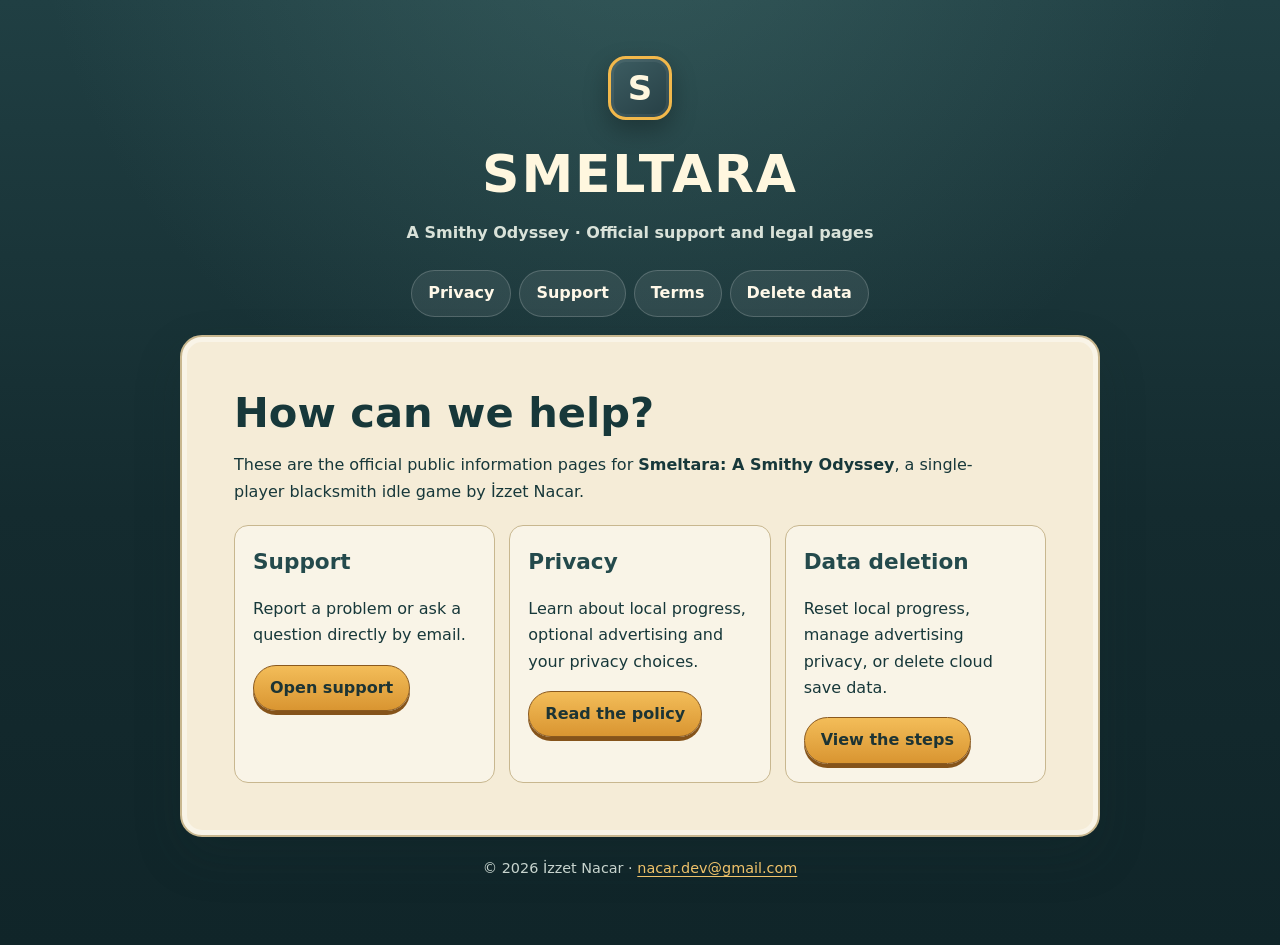
<file: index.html>
<!doctype html>
<html lang="en">
<head>
  <meta charset="utf-8">
  <meta name="viewport" content="width=device-width, initial-scale=1">
  <meta name="description" content="Official support and legal information for Smeltara: A Smithy Odyssey.">
  <title>Smeltara — Support and Legal</title>
  <link rel="stylesheet" href="assets/site.css">
</head>
<body>
  <main class="shell">
    <header class="brand">
      <div class="brand-mark" aria-hidden="true">S</div>
      <h1>SMELTARA</h1>
      <p>A Smithy Odyssey · Official support and legal pages</p>
    </header>
    <nav class="nav" aria-label="Legal navigation">
      <a href="privacy/">Privacy</a>
      <a href="support/">Support</a>
      <a href="terms/">Terms</a>
      <a href="delete-account/">Delete data</a>
    </nav>
    <section class="paper">
      <h1>How can we help?</h1>
      <p>These are the official public information pages for <strong>Smeltara: A Smithy Odyssey</strong>,
        a single-player blacksmith idle game by İzzet Nacar.</p>
      <div class="cards">
        <article class="card">
          <h2>Support</h2>
          <p>Report a problem or ask a question directly by email.</p>
          <a class="button" href="support/">Open support</a>
        </article>
        <article class="card">
          <h2>Privacy</h2>
          <p>Learn about local progress, optional advertising and your privacy choices.</p>
          <a class="button" href="privacy/">Read the policy</a>
        </article>
        <article class="card">
          <h2>Data deletion</h2>
          <p>Reset local progress, manage advertising privacy, or delete cloud save data.</p>
          <a class="button" href="delete-account/">View the steps</a>
        </article>
      </div>
    </section>
    <footer>© 2026 İzzet Nacar · <a href="mailto:nacar.dev@gmail.com">nacar.dev@gmail.com</a></footer>
  </main>
</body>
</html>
</file>
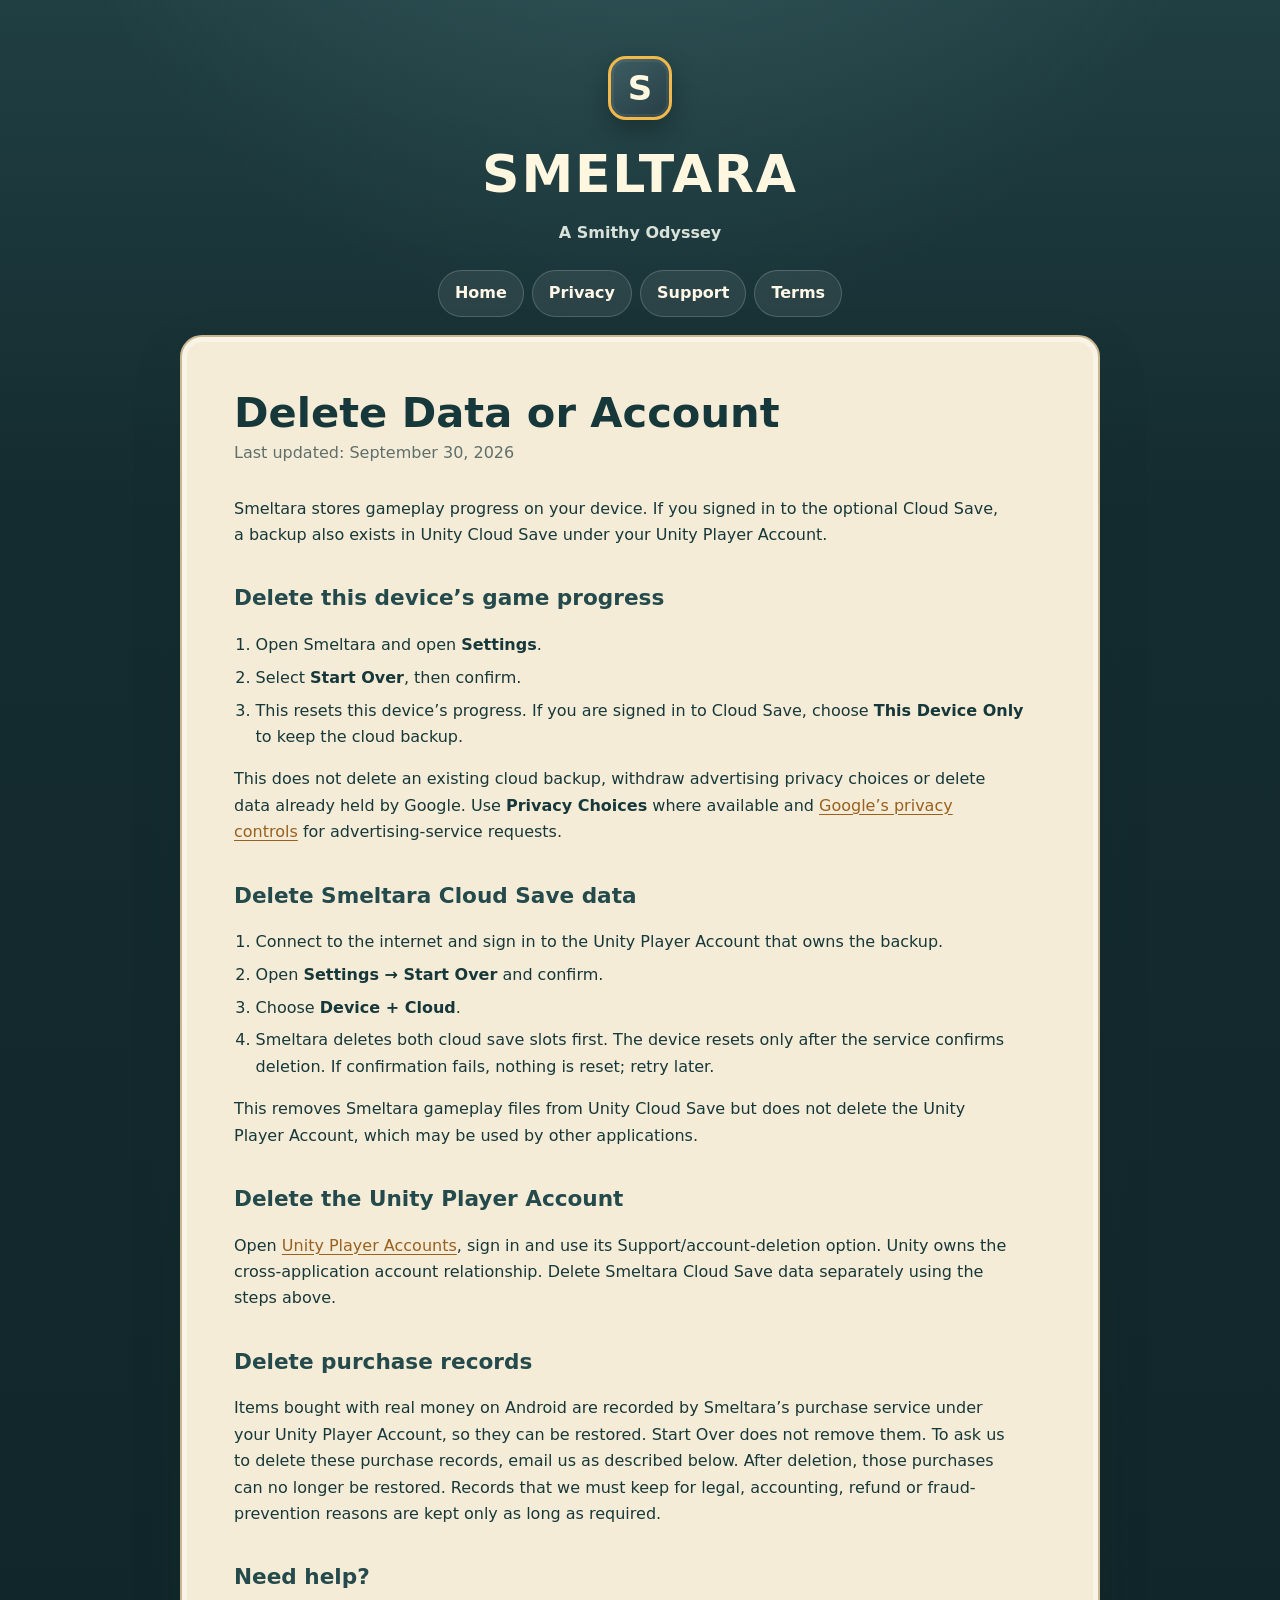
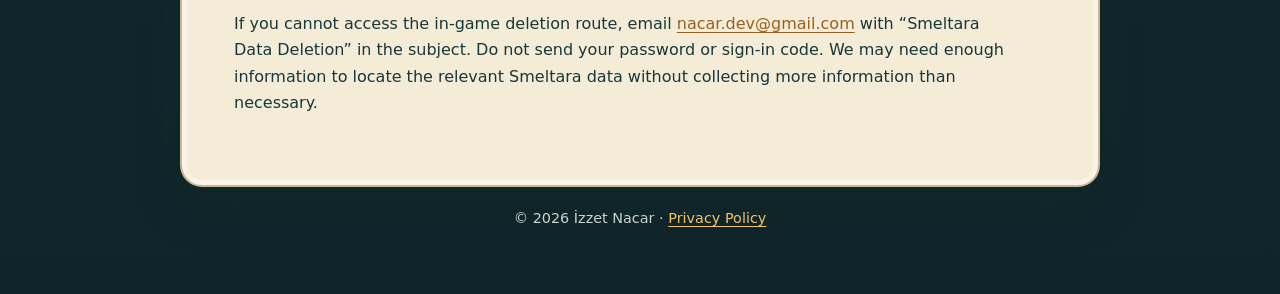
<file: delete-account/index.html>
<!doctype html>
<html lang="en">
<head>
  <meta charset="utf-8">
  <meta name="viewport" content="width=device-width, initial-scale=1">
  <meta name="description" content="Delete Smeltara game data or a connected Unity Player Account.">
  <title>Delete Data or Account — Smeltara</title>
  <link rel="stylesheet" href="../assets/site.css">
</head>
<body>
  <main class="shell">
    <header class="brand"><div class="brand-mark" aria-hidden="true">S</div><h1>SMELTARA</h1><p>A Smithy Odyssey</p></header>
    <nav class="nav" aria-label="Legal navigation"><a href="../">Home</a><a href="../privacy/">Privacy</a><a href="../support/">Support</a><a href="../terms/">Terms</a></nav>
    <article class="paper">
      <h1>Delete Data or Account</h1>
      <p class="updated">Last updated: September 30, 2026</p>
      <p>Smeltara stores gameplay progress on your device. If you signed in to the optional Cloud
        Save, a backup also exists in Unity Cloud Save under your Unity Player Account.</p>

      <h2>Delete this device’s game progress</h2>
      <ol>
        <li>Open Smeltara and open <strong>Settings</strong>.</li>
        <li>Select <strong>Start Over</strong>, then confirm.</li>
        <li>This resets this device’s progress. If you are signed in to Cloud Save, choose
          <strong>This Device Only</strong> to keep the cloud backup.</li>
      </ol>
      <p>This does not delete an existing cloud backup, withdraw advertising privacy
        choices or delete data already held by Google. Use <strong>Privacy Choices</strong> where
        available and <a href="https://policies.google.com/privacy">Google’s privacy controls</a>
        for advertising-service requests.</p>

      <h2>Delete Smeltara Cloud Save data</h2>
      <ol>
        <li>Connect to the internet and sign in to the Unity Player Account that owns the backup.</li>
        <li>Open <strong>Settings → Start Over</strong> and confirm.</li>
        <li>Choose <strong>Device + Cloud</strong>.</li>
        <li>Smeltara deletes both cloud save slots first. The device resets only after the service
          confirms deletion. If confirmation fails, nothing is reset; retry later.</li>
      </ol>
      <p>This removes Smeltara gameplay files from Unity Cloud Save but does not delete the Unity
        Player Account, which may be used by other applications.</p>

      <h2>Delete the Unity Player Account</h2>
      <p>Open <a href="https://player-account.unity.com/">Unity Player Accounts</a>, sign in and use
        its Support/account-deletion option. Unity owns the cross-application account relationship.
        Delete Smeltara Cloud Save data separately using the steps above.</p>

      <h2>Delete purchase records</h2>
      <p>Items bought with real money on Android are recorded by Smeltara’s purchase service under
        your Unity Player Account, so they can be restored. Start Over does not remove them. To ask us
        to delete these purchase records, email us as described below. After deletion, those purchases can no longer be restored. Records that we must keep
        for legal, accounting, refund or fraud-prevention reasons are kept only as long as required.</p>

      <h2>Need help?</h2>
      <p>If you cannot access the in-game deletion route, email
        <a href="mailto:nacar.dev@gmail.com?subject=Smeltara%20Data%20Deletion">nacar.dev@gmail.com</a>
        with “Smeltara Data Deletion” in the subject. Do not send your password or sign-in code. We
        may need enough information to locate the relevant Smeltara data without collecting more
        information than necessary.</p>
    </article>
    <footer>© 2026 İzzet Nacar · <a href="../privacy/">Privacy Policy</a></footer>
  </main>
</body>
</html>
</file>
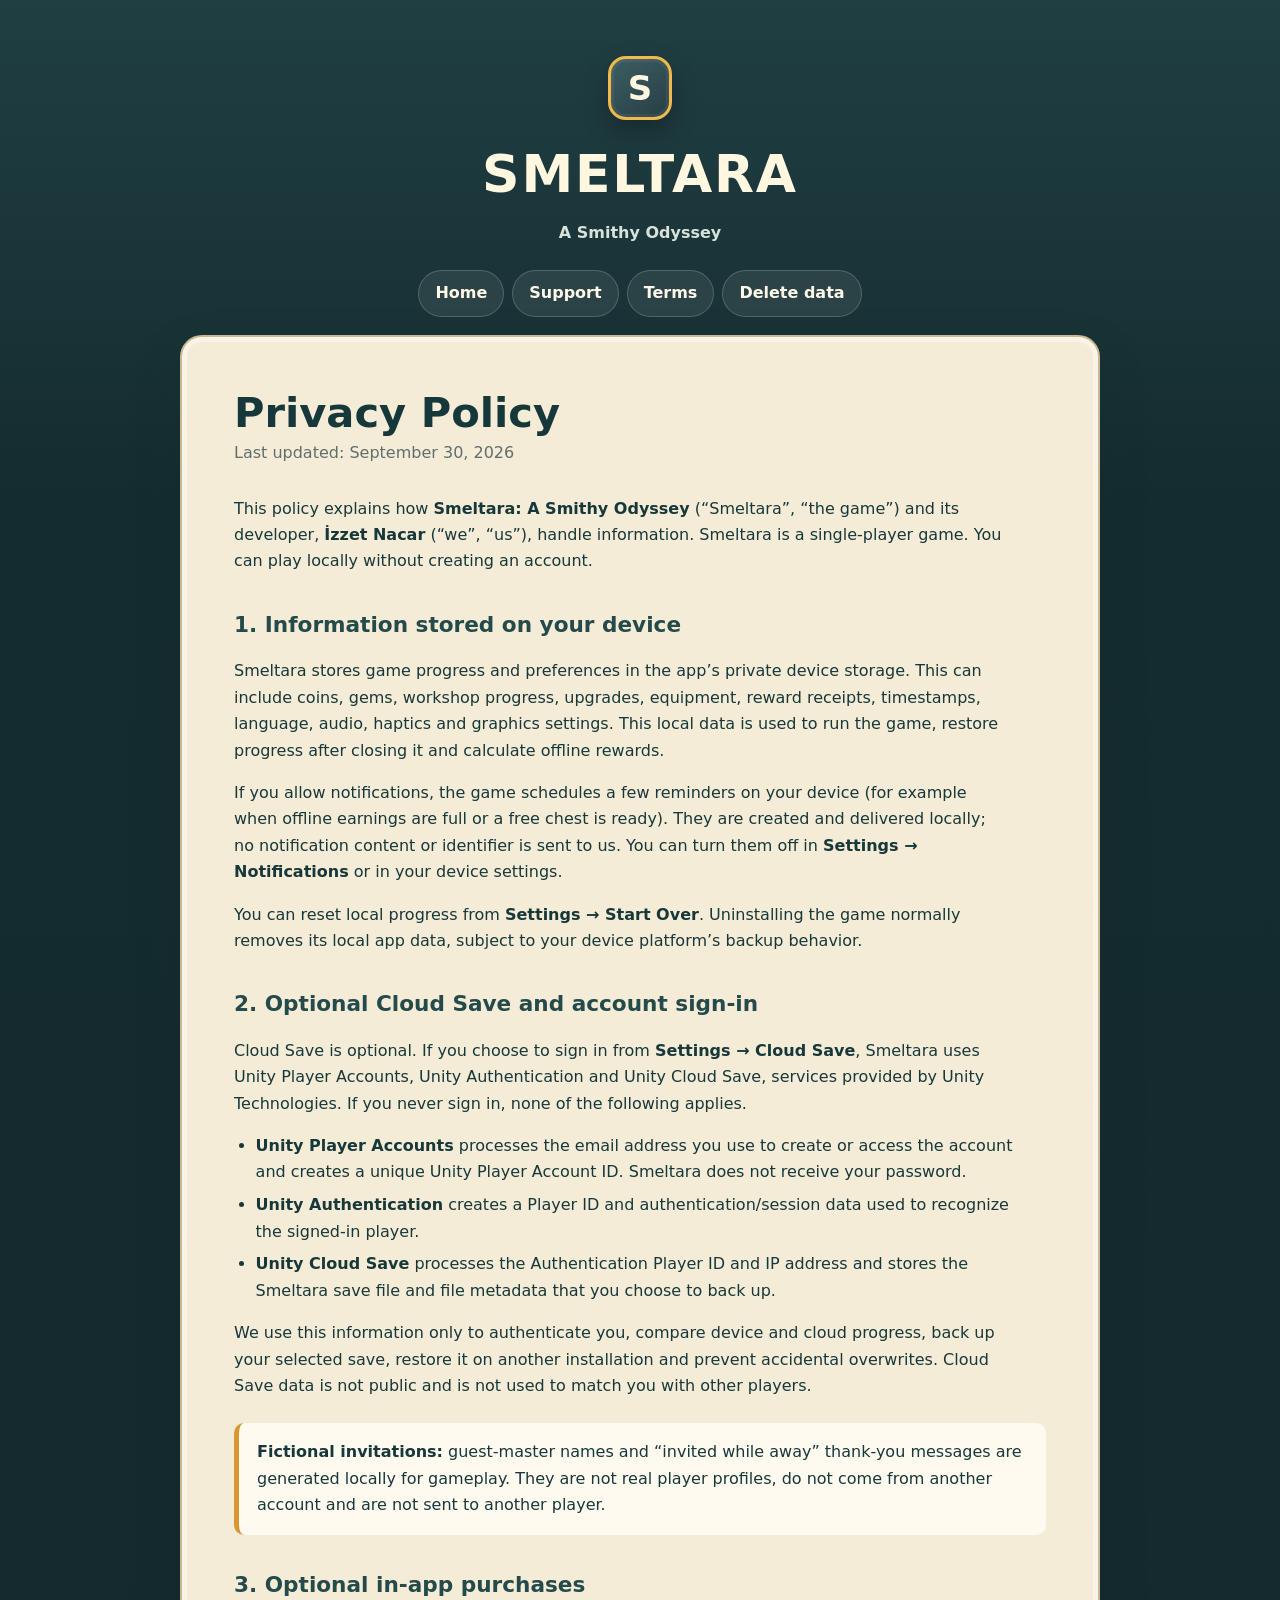
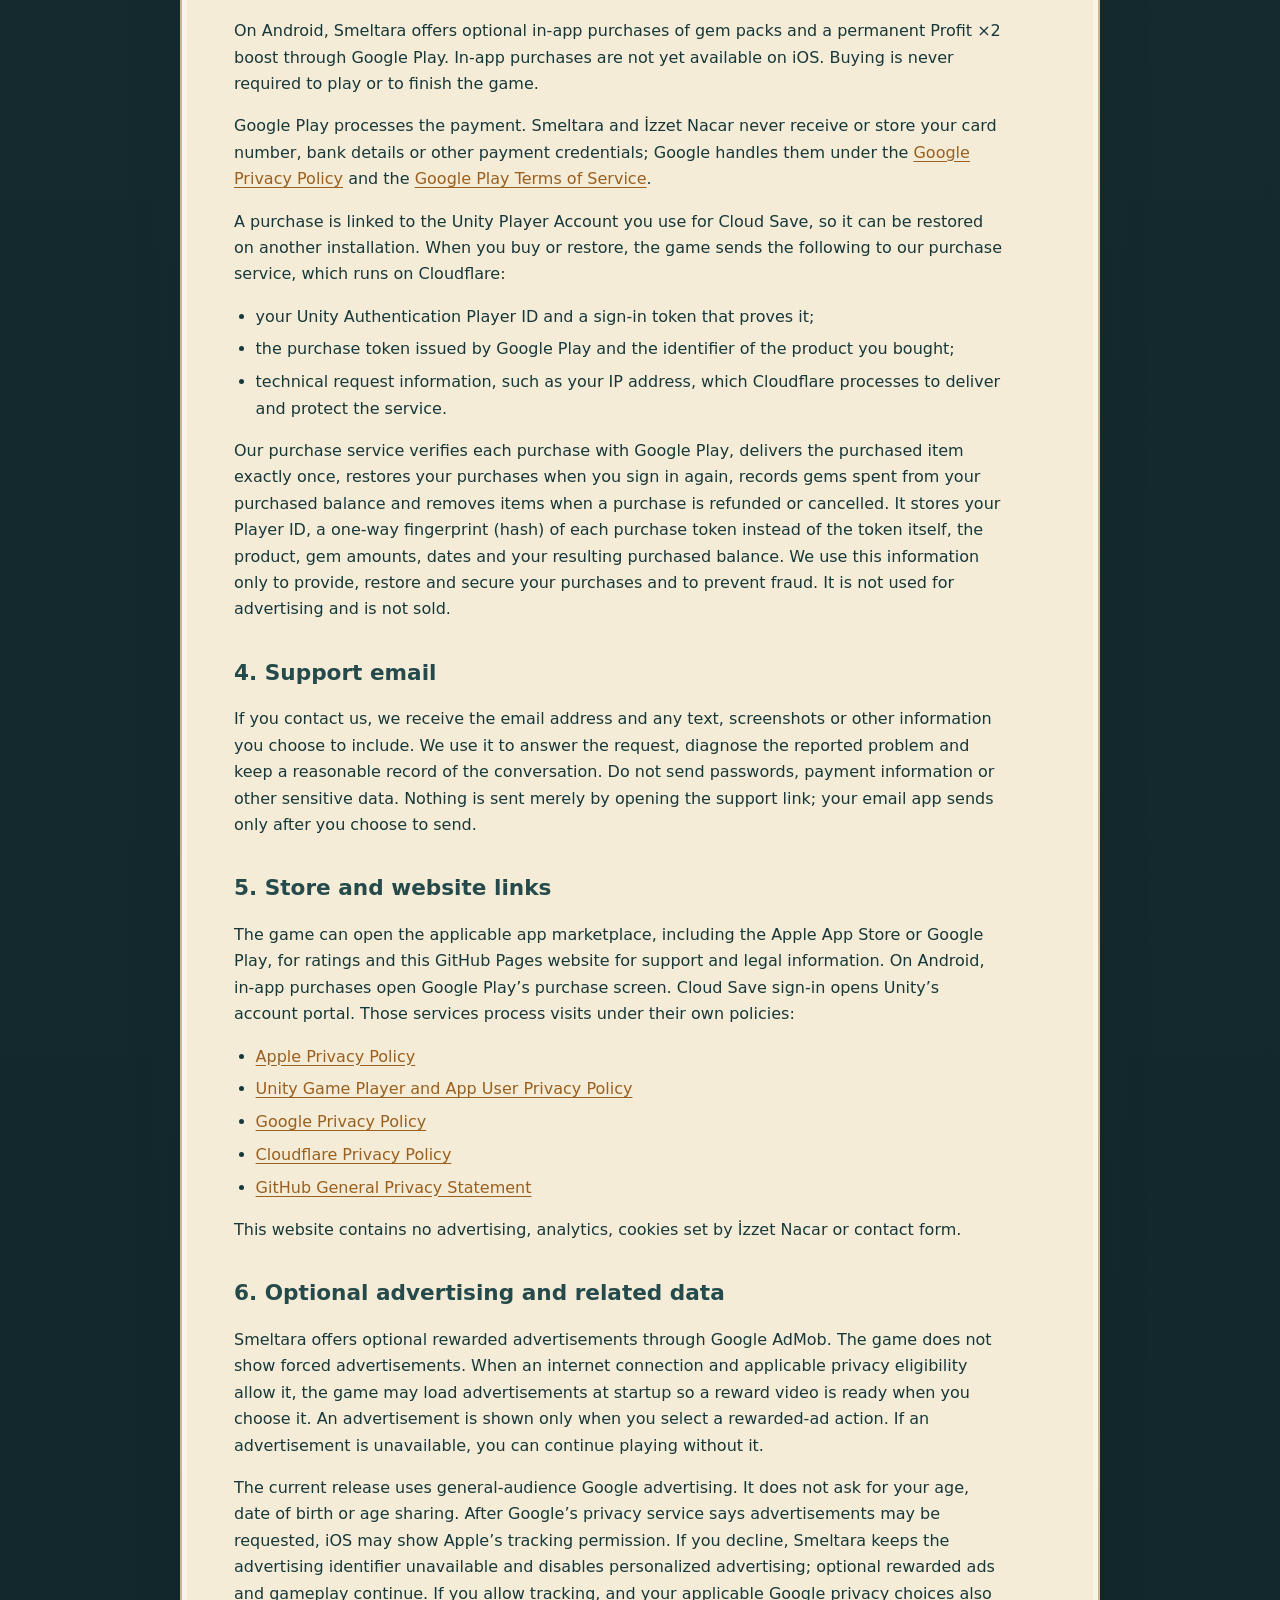
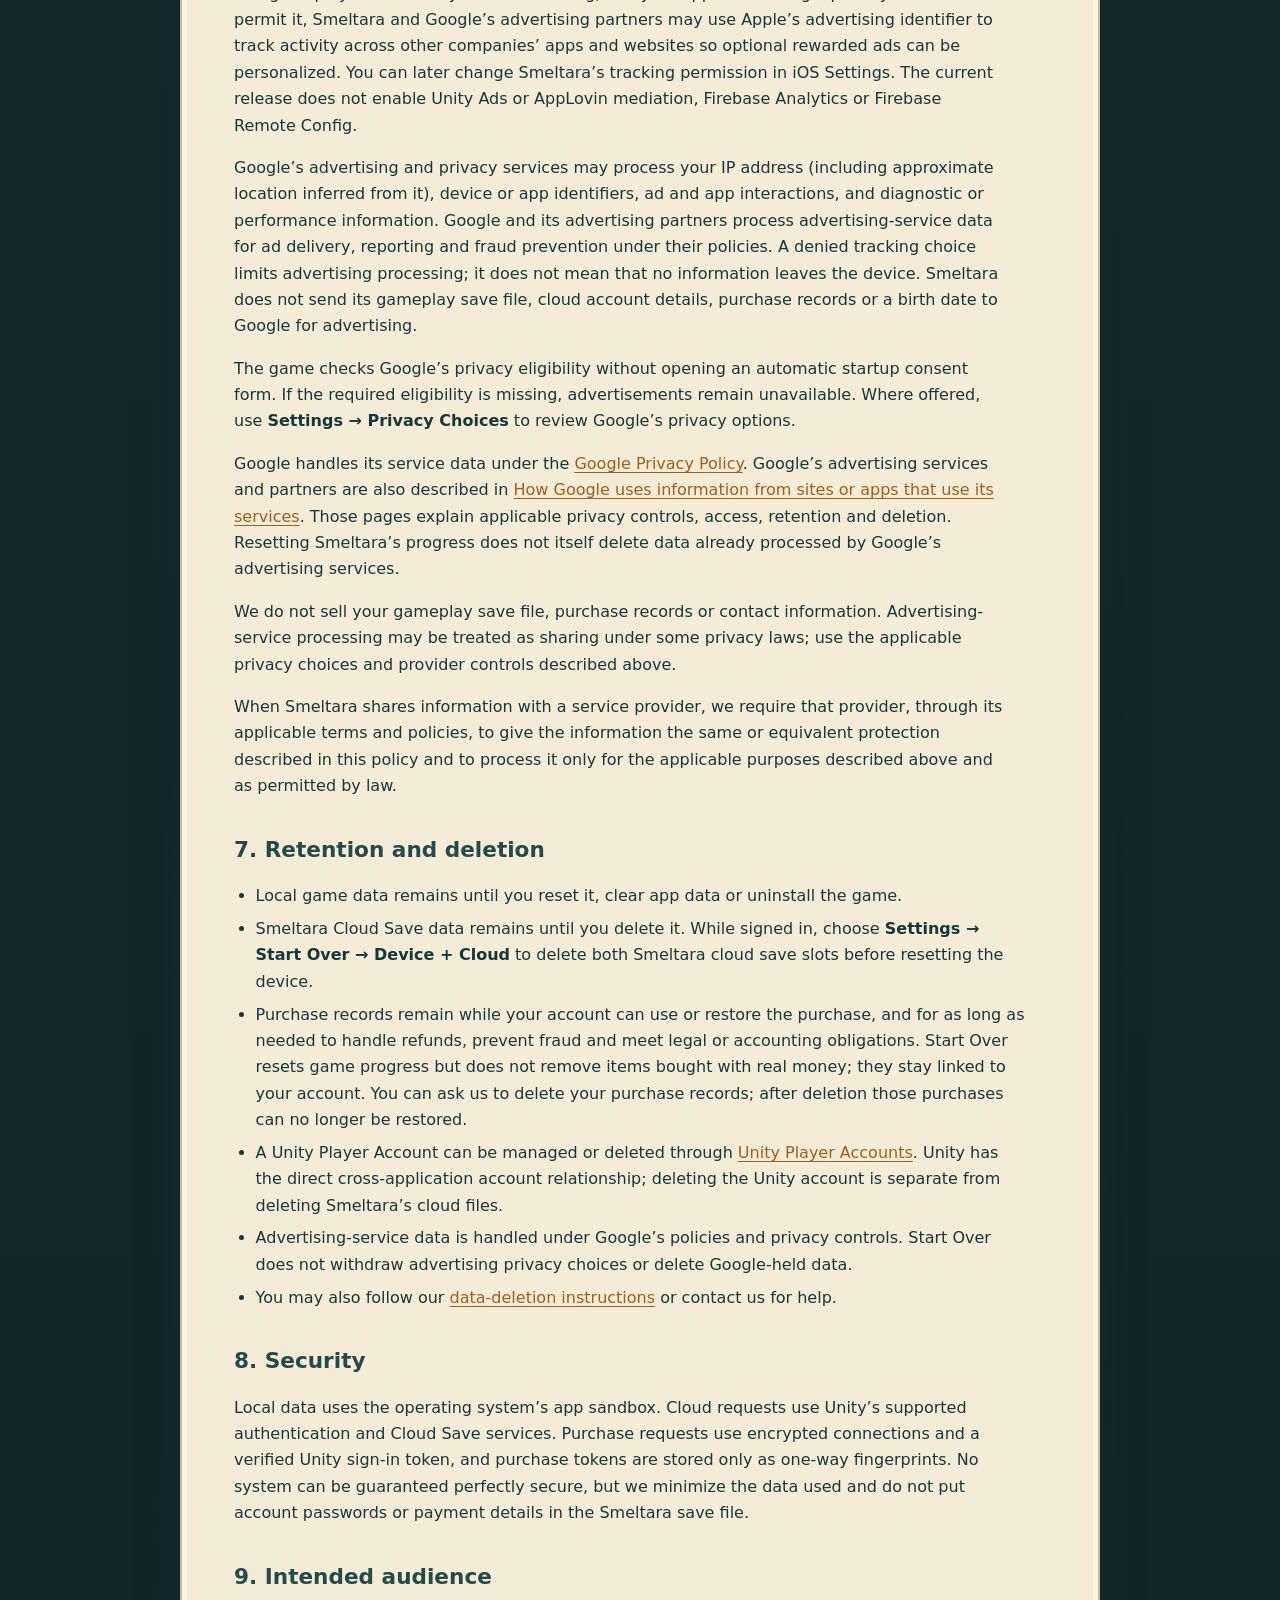
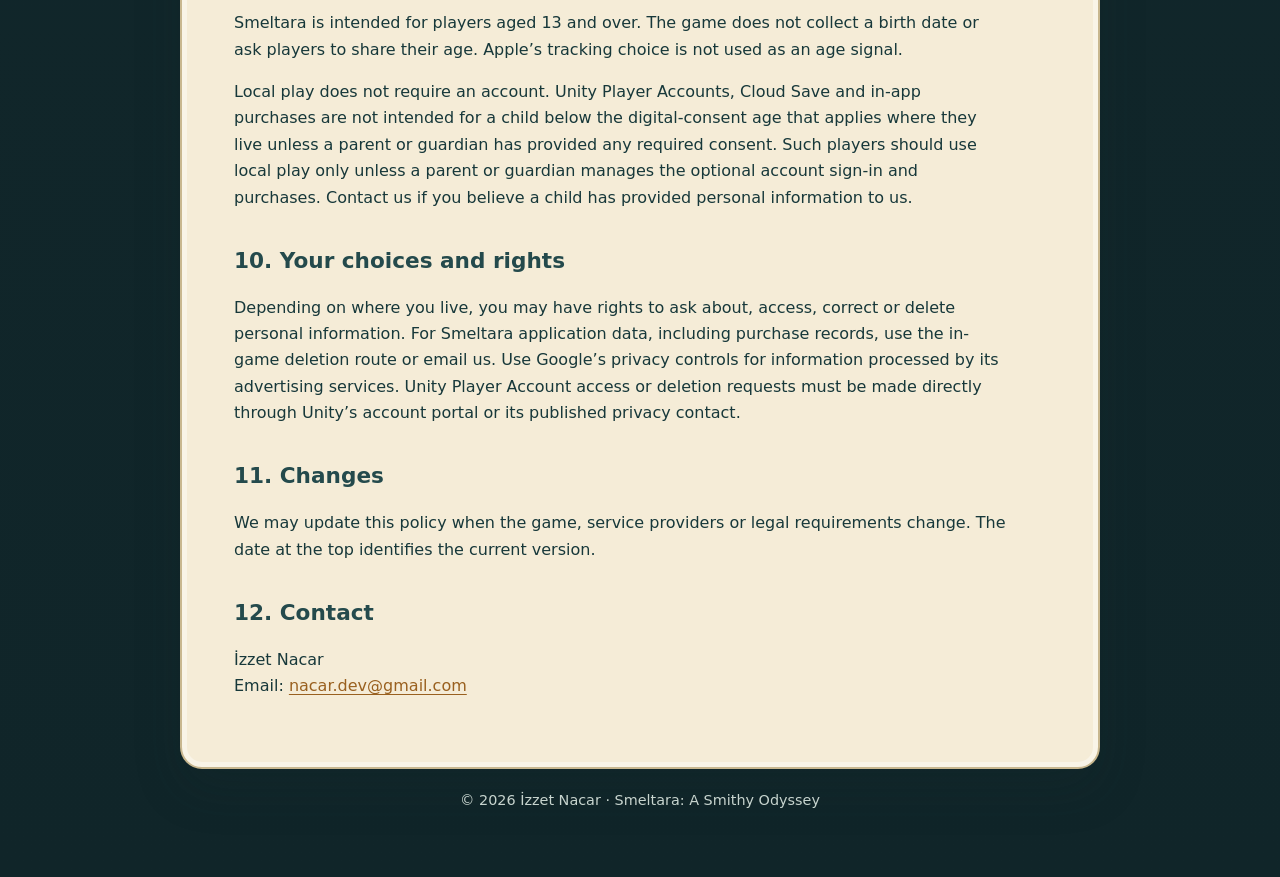
<file: privacy/index.html>
<!doctype html>
<html lang="en">
<head>
  <meta charset="utf-8">
  <meta name="viewport" content="width=device-width, initial-scale=1">
  <meta name="description" content="Privacy Policy for Smeltara: A Smithy Odyssey.">
  <title>Privacy Policy — Smeltara</title>
  <link rel="stylesheet" href="../assets/site.css">
</head>
<body>
  <main class="shell">
    <header class="brand"><div class="brand-mark" aria-hidden="true">S</div><h1>SMELTARA</h1><p>A Smithy Odyssey</p></header>
    <nav class="nav" aria-label="Legal navigation"><a href="../">Home</a><a href="../support/">Support</a><a href="../terms/">Terms</a><a href="../delete-account/">Delete data</a></nav>
    <article class="paper">
      <h1>Privacy Policy</h1>
      <p class="updated">Last updated: September 30, 2026</p>
      <p>This policy explains how <strong>Smeltara: A Smithy Odyssey</strong> (“Smeltara”, “the game”)
        and its developer, <strong>İzzet Nacar</strong> (“we”, “us”), handle information. Smeltara is a
        single-player game. You can play locally without creating an account.</p>

      <h2>1. Information stored on your device</h2>
      <p>Smeltara stores game progress and preferences in the app’s private device storage. This can
        include coins, gems, workshop progress, upgrades, equipment, reward receipts, timestamps,
        language, audio, haptics and graphics settings. This local data is used to run the game,
        restore progress after closing it and calculate offline rewards.</p>
      <p>If you allow notifications, the game schedules a few reminders on your device (for example
        when offline earnings are full or a free chest is ready). They are created and delivered
        locally; no notification content or identifier is sent to us. You can turn them off in
        <strong>Settings → Notifications</strong> or in your device settings.</p>
      <p>You can reset local progress from <strong>Settings → Start Over</strong>. Uninstalling the game
        normally removes its local app data, subject to your device platform’s backup behavior.</p>

      <h2>2. Optional Cloud Save and account sign-in</h2>
      <p>Cloud Save is optional. If you choose to sign in from <strong>Settings → Cloud Save</strong>,
        Smeltara uses Unity Player Accounts, Unity Authentication and Unity Cloud Save, services
        provided by Unity Technologies. If you never sign in, none of the following applies.</p>
      <ul>
        <li><strong>Unity Player Accounts</strong> processes the email address you use to create or
          access the account and creates a unique Unity Player Account ID. Smeltara does not receive
          your password.</li>
        <li><strong>Unity Authentication</strong> creates a Player ID and authentication/session data
          used to recognize the signed-in player.</li>
        <li><strong>Unity Cloud Save</strong> processes the Authentication Player ID and IP address and
          stores the Smeltara save file and file metadata that you choose to back up.</li>
      </ul>
      <p>We use this information only to authenticate you, compare device and cloud progress, back up
        your selected save, restore it on another installation and prevent accidental overwrites.
        Cloud Save data is not public and is not used to match you with other players.</p>
      <div class="callout"><strong>Fictional invitations:</strong> guest-master names and “invited
        while away” thank-you messages are generated locally for gameplay. They are not real player
        profiles, do not come from another account and are not sent to another player.</div>

      <h2>3. Optional in-app purchases</h2>
      <p>On Android, Smeltara offers optional in-app purchases of gem packs and a permanent Profit ×2
        boost through Google Play. In-app purchases are not yet available on iOS. Buying is never
        required to play or to finish the game.</p>
      <p>Google Play processes the payment. Smeltara and İzzet Nacar never receive or store your card
        number, bank details or other payment credentials; Google handles them under the
        <a href="https://policies.google.com/privacy">Google Privacy Policy</a> and the
        <a href="https://play.google.com/about/play-terms/">Google Play Terms of Service</a>.</p>
      <p>A purchase is linked to the Unity Player Account you use for Cloud Save, so it can be restored
        on another installation. When you buy or restore, the game sends the following to our purchase
        service, which runs on Cloudflare:</p>
      <ul>
        <li>your Unity Authentication Player ID and a sign-in token that proves it;</li>
        <li>the purchase token issued by Google Play and the identifier of the product you bought;</li>
        <li>technical request information, such as your IP address, which Cloudflare processes to
          deliver and protect the service.</li>
      </ul>
      <p>Our purchase service verifies each purchase with Google Play, delivers the purchased item
        exactly once, restores your purchases when you sign in again, records gems spent from your
        purchased balance and removes items when a purchase is refunded or cancelled. It stores your
        Player ID, a one-way fingerprint (hash) of each purchase token instead of the token itself, the
        product, gem amounts, dates and your resulting purchased balance. We use this information only
        to provide, restore and secure your purchases and to prevent fraud. It is not used for
        advertising and is not sold.</p>

      <h2>4. Support email</h2>
      <p>If you contact us, we receive the email address and any text, screenshots or other information
        you choose to include. We use it to answer the request, diagnose the reported problem and keep
        a reasonable record of the conversation. Do not send passwords, payment information or other
        sensitive data. Nothing is sent merely by opening the support link; your email app sends only
        after you choose to send.</p>

      <h2>5. Store and website links</h2>
      <p>The game can open the applicable app marketplace, including the Apple App Store or Google
        Play, for ratings and this GitHub Pages website for support and legal information. On Android,
        in-app purchases open Google Play’s purchase screen. Cloud Save sign-in opens Unity’s account
        portal. Those services process visits
        under their own policies:</p>
      <ul>
        <li><a href="https://www.apple.com/legal/privacy/">Apple Privacy Policy</a></li>
        <li><a href="https://unity.com/legal/game-player-and-app-user-privacy-policy">Unity Game Player and App User Privacy Policy</a></li>
        <li><a href="https://policies.google.com/privacy">Google Privacy Policy</a></li>
        <li><a href="https://www.cloudflare.com/privacypolicy/">Cloudflare Privacy Policy</a></li>
        <li><a href="https://docs.github.com/en/site-policy/privacy-policies/github-general-privacy-statement">GitHub General Privacy Statement</a></li>
      </ul>
      <p>This website contains no advertising, analytics, cookies set by İzzet Nacar or contact form.</p>

      <h2>6. Optional advertising and related data</h2>
      <p>Smeltara offers optional rewarded advertisements through Google AdMob. The game does not
        show forced advertisements. When an internet connection and applicable privacy eligibility
        allow it, the game may load advertisements at startup so a reward video is ready when you
        choose it. An advertisement is shown only when you select a rewarded-ad action. If an
        advertisement is unavailable, you can continue playing without it.</p>
      <p>The current release uses general-audience Google advertising. It does not ask for your age,
        date of birth or age sharing. After Google’s privacy service says advertisements may be
        requested, iOS may show Apple’s tracking permission. If you decline, Smeltara keeps the
        advertising identifier unavailable and disables personalized advertising; optional
        rewarded ads and gameplay continue. If you allow tracking, and your applicable Google
        privacy choices also permit it, Smeltara and Google’s advertising partners may use Apple’s
        advertising identifier to track activity across other companies’ apps and websites so
        optional rewarded ads can be personalized. You can later change Smeltara’s tracking
        permission in iOS Settings. The current release does not enable Unity Ads or AppLovin
        mediation, Firebase Analytics or Firebase Remote Config.</p>
      <p>Google’s advertising and privacy services may process your IP address (including
        approximate location inferred from it), device or app identifiers, ad and app interactions,
        and diagnostic or performance information. Google and its advertising partners process
        advertising-service data for ad delivery, reporting and fraud prevention under their
        policies. A denied tracking choice limits advertising processing; it does not mean that no
        information leaves the device. Smeltara does not send its gameplay save file, cloud account
        details, purchase records or a birth date to Google for advertising.</p>
      <p>The game checks Google’s privacy eligibility without opening an automatic startup consent
        form. If the required eligibility is missing, advertisements remain unavailable. Where
        offered, use <strong>Settings → Privacy Choices</strong> to review Google’s privacy options.</p>
      <p>Google handles its service data under the
        <a href="https://policies.google.com/privacy">Google Privacy Policy</a>. Google’s advertising
        services and partners are also described in
        <a href="https://policies.google.com/technologies/partner-sites">How Google uses information
        from sites or apps that use its services</a>. Those pages explain applicable privacy
        controls, access, retention and deletion. Resetting Smeltara’s progress does not itself
        delete data already processed by Google’s advertising services.</p>
      <p>We do not sell your gameplay save file, purchase records or contact information. Advertising-service
        processing may be treated as sharing under some privacy laws; use the applicable privacy
        choices and provider controls described above.</p>
      <p>When Smeltara shares information with a service provider, we require that provider,
        through its applicable terms and policies, to give the information the same or equivalent
        protection described in this policy and to process it only for the applicable purposes
        described above and as permitted by law.</p>

      <h2>7. Retention and deletion</h2>
      <ul>
        <li>Local game data remains until you reset it, clear app data or uninstall the game.</li>
        <li>Smeltara Cloud Save data remains until you delete it. While signed in, choose
          <strong>Settings → Start Over → Device + Cloud</strong> to delete both Smeltara cloud save
          slots before resetting the device.</li>
        <li>Purchase records remain while your account can use or restore the purchase, and for as
          long as needed to handle refunds, prevent fraud and meet legal or accounting obligations.
          Start Over resets game progress but does not remove items bought with real money; they stay
          linked to your account. You can ask us to delete your purchase records; after deletion those
          purchases can no longer be restored.</li>
        <li>A Unity Player Account can be managed or deleted through
          <a href="https://player-account.unity.com/">Unity Player Accounts</a>. Unity has the direct
          cross-application account relationship; deleting the Unity account is separate from
          deleting Smeltara’s cloud files.</li>
        <li>Advertising-service data is handled under Google’s policies and privacy controls.
          Start Over does not withdraw advertising privacy choices or delete Google-held data.</li>
        <li>You may also follow our <a href="../delete-account/">data-deletion instructions</a> or
          contact us for help.</li>
      </ul>

      <h2>8. Security</h2>
      <p>Local data uses the operating system’s app sandbox. Cloud requests use Unity’s supported
        authentication and Cloud Save services. Purchase requests use encrypted connections and a
        verified Unity sign-in token, and purchase tokens are stored only as one-way fingerprints. No
        system can be guaranteed perfectly secure, but we minimize the data used and do not put account
        passwords or payment details in the Smeltara save file.</p>

      <h2>9. Intended audience</h2>
      <p>Smeltara is intended for players aged 13 and over. The game does not collect a birth date
        or ask players to share their age. Apple’s tracking choice is not used as an age signal.</p>
      <p>Local play does not require an account. Unity Player Accounts, Cloud Save and in-app purchases are not intended
        for a child below the digital-consent age that applies where they live unless a parent or
        guardian has provided any required consent. Such players should use local play only unless a
        parent or guardian manages the optional account sign-in and purchases. Contact us if you believe a child
        has provided personal information to us.</p>

      <h2>10. Your choices and rights</h2>
      <p>Depending on where you live, you may have rights to ask about, access, correct or delete
        personal information. For Smeltara application data, including purchase records, use the
        in-game deletion route or email us. Use Google’s privacy controls for information processed by its advertising services.
        Unity Player Account access or deletion requests must be made directly through Unity’s
        account portal or its published privacy contact.</p>

      <h2>11. Changes</h2>
      <p>We may update this policy when the game, service providers or legal requirements change. The
        date at the top identifies the current version.</p>

      <h2>12. Contact</h2>
      <p>İzzet Nacar<br>Email: <a href="mailto:nacar.dev@gmail.com">nacar.dev@gmail.com</a></p>
    </article>
    <footer>© 2026 İzzet Nacar · Smeltara: A Smithy Odyssey</footer>
  </main>
</body>
</html>
</file>
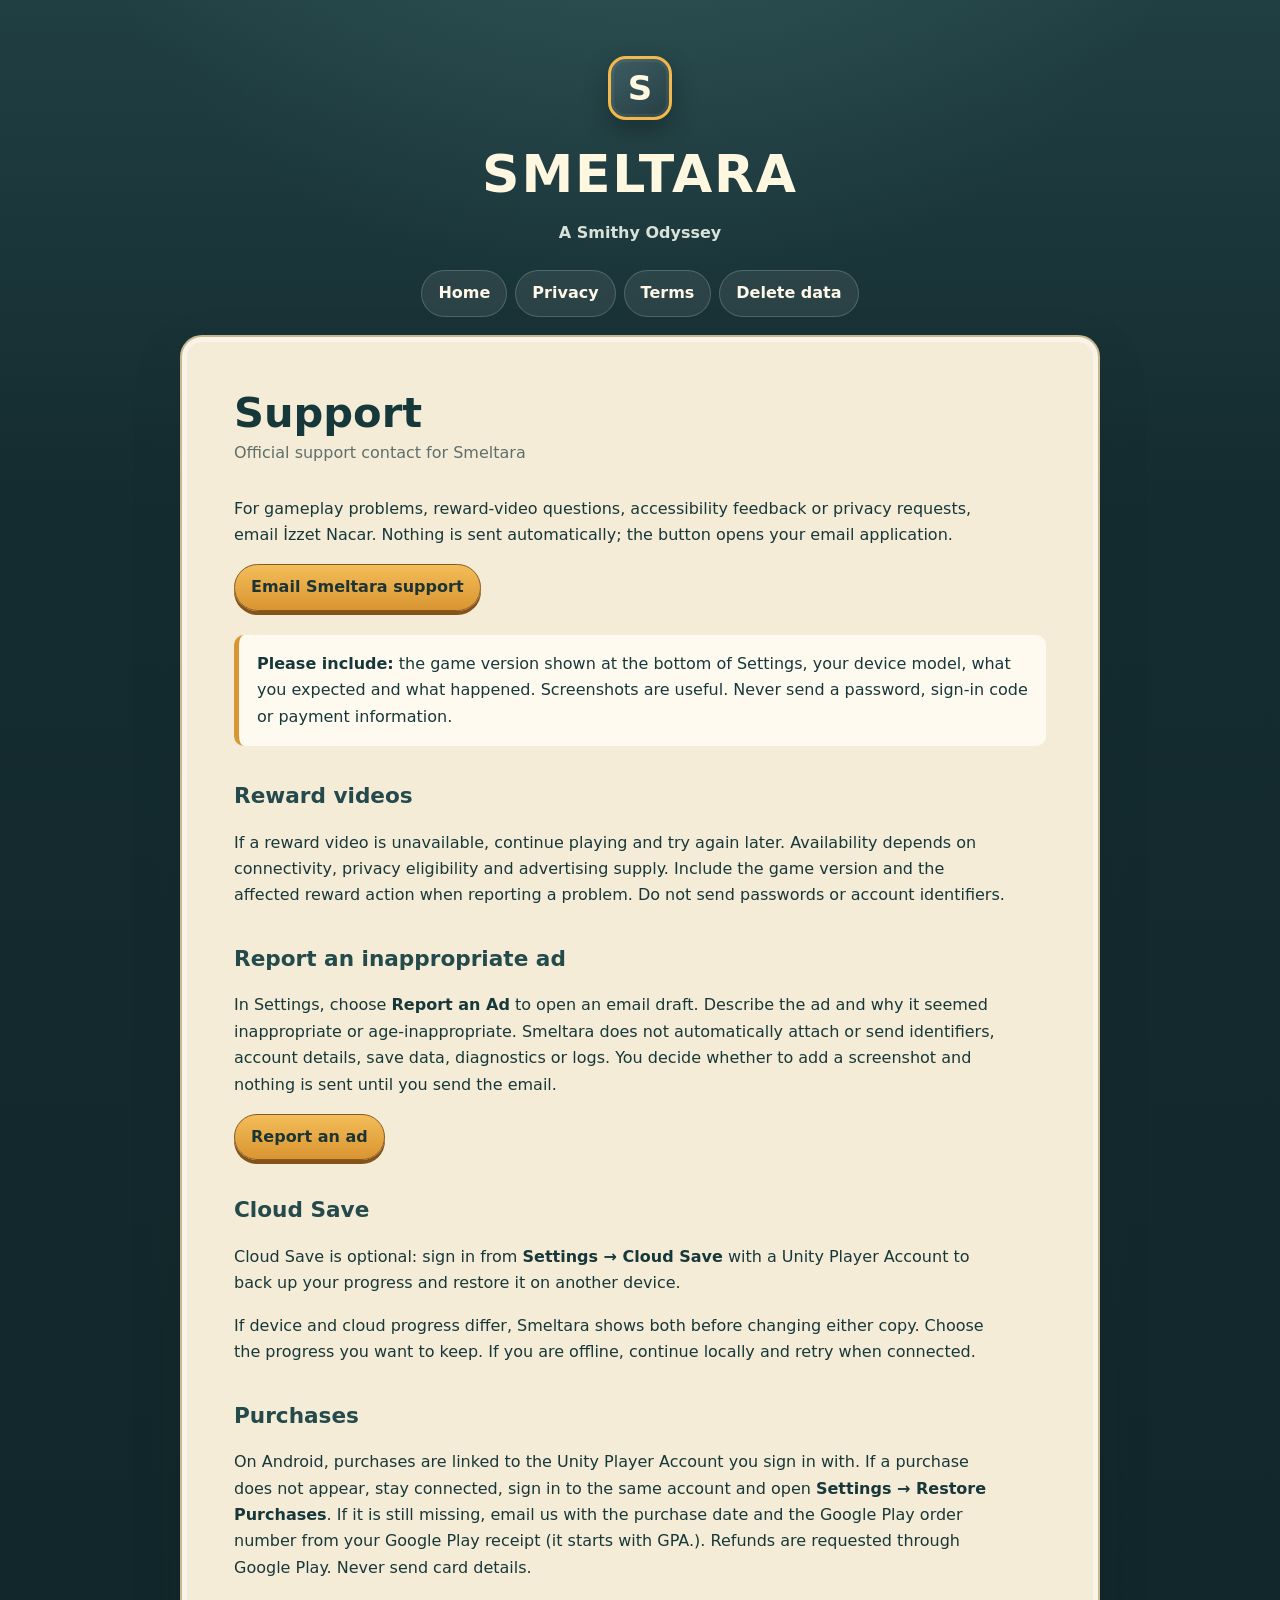
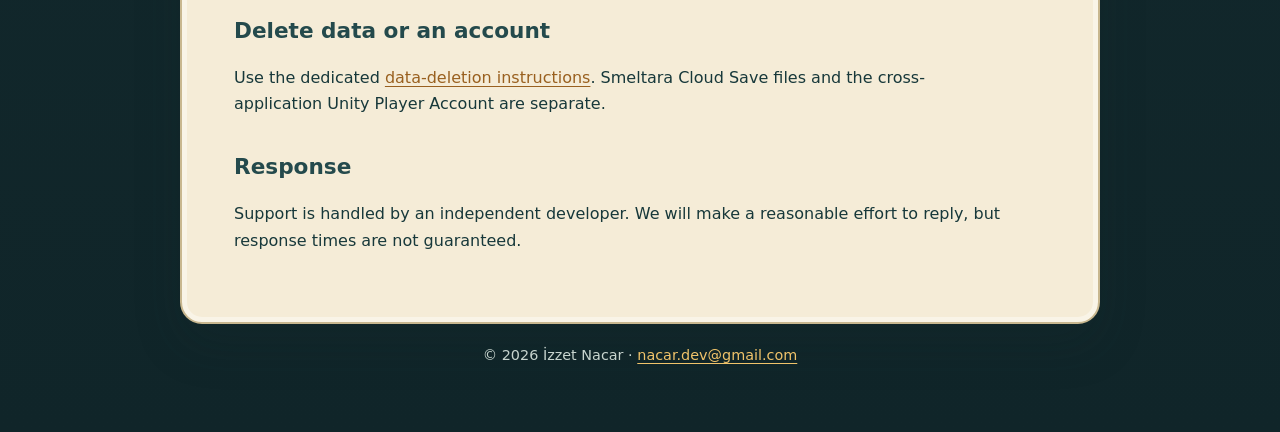
<file: support/index.html>
<!doctype html>
<html lang="en">
<head>
  <meta charset="utf-8">
  <meta name="viewport" content="width=device-width, initial-scale=1">
  <meta name="description" content="Official support for Smeltara: A Smithy Odyssey.">
  <title>Support — Smeltara</title>
  <link rel="stylesheet" href="../assets/site.css">
</head>
<body>
  <main class="shell">
    <header class="brand"><div class="brand-mark" aria-hidden="true">S</div><h1>SMELTARA</h1><p>A Smithy Odyssey</p></header>
    <nav class="nav" aria-label="Legal navigation"><a href="../">Home</a><a href="../privacy/">Privacy</a><a href="../terms/">Terms</a><a href="../delete-account/">Delete data</a></nav>
    <article class="paper">
      <h1>Support</h1>
      <p class="updated">Official support contact for Smeltara</p>
      <p>For gameplay problems, reward-video questions, accessibility feedback or privacy requests,
        email İzzet Nacar. Nothing is sent automatically; the button opens your email application.</p>
      <p><a class="button" href="mailto:nacar.dev@gmail.com?subject=Smeltara%20Support">Email Smeltara support</a></p>
      <div class="callout"><strong>Please include:</strong> the game version shown at the bottom of
        Settings, your device model, what you expected and what happened. Screenshots are useful.
        Never send a password, sign-in code or payment information.</div>
      <h2>Reward videos</h2>
      <p>If a reward video is unavailable, continue playing and try again later. Availability
        depends on connectivity, privacy eligibility and advertising supply. Include the game
        version and the affected reward action when reporting a problem. Do not send passwords or
        account identifiers.</p>
      <h2>Report an inappropriate ad</h2>
      <p>In Settings, choose <strong>Report an Ad</strong> to open an email draft. Describe the ad
        and why it seemed inappropriate or age-inappropriate. Smeltara does not automatically
        attach or send identifiers, account details, save data, diagnostics or logs. You decide
        whether to add a screenshot and nothing is sent until you send the email.</p>
      <p><a class="button" href="mailto:nacar.dev@gmail.com?subject=Smeltara%20Ad%20Report">Report an ad</a></p>
      <h2>Cloud Save</h2>
      <p>Cloud Save is optional: sign in from <strong>Settings → Cloud Save</strong> with a Unity
        Player Account to back up your progress and restore it on another device.</p>
      <p>If device and cloud progress differ, Smeltara shows both before changing either copy. Choose
        the progress you want to keep. If you are offline, continue locally and retry when connected.</p>
      <h2>Purchases</h2>
      <p>On Android, purchases are linked to the Unity Player Account you sign in with. If a purchase
        does not appear, stay connected, sign in to the same account and open
        <strong>Settings → Restore Purchases</strong>. If it is still missing, email us with the
        purchase date and the Google Play order number from your Google Play receipt (it starts with
        GPA.). Refunds are requested through Google Play. Never send card details.</p>
      <h2>Delete data or an account</h2>
      <p>Use the dedicated <a href="../delete-account/">data-deletion instructions</a>. Smeltara
        Cloud Save files and the cross-application Unity Player Account are separate.</p>
      <h2>Response</h2>
      <p>Support is handled by an independent developer. We will make a reasonable effort to reply,
        but response times are not guaranteed.</p>
    </article>
    <footer>© 2026 İzzet Nacar · <a href="mailto:nacar.dev@gmail.com">nacar.dev@gmail.com</a></footer>
  </main>
</body>
</html>
</file>
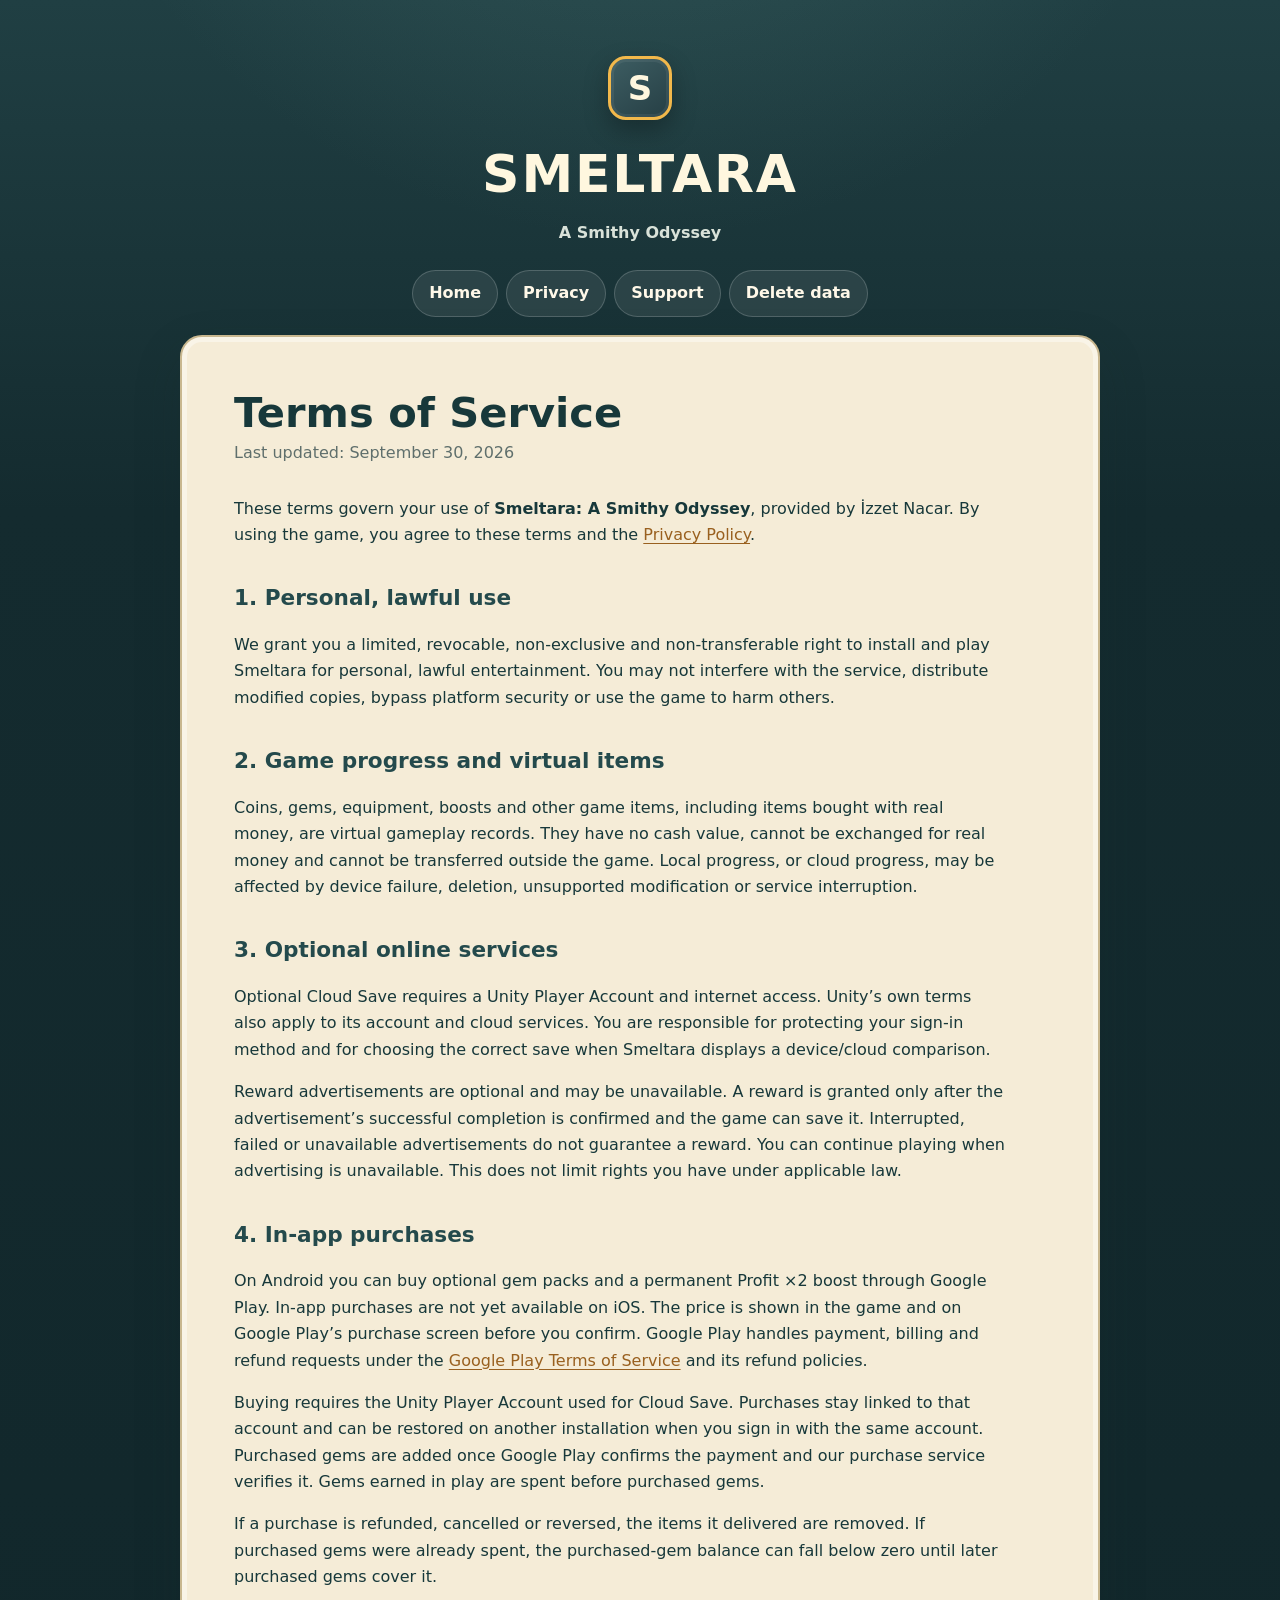
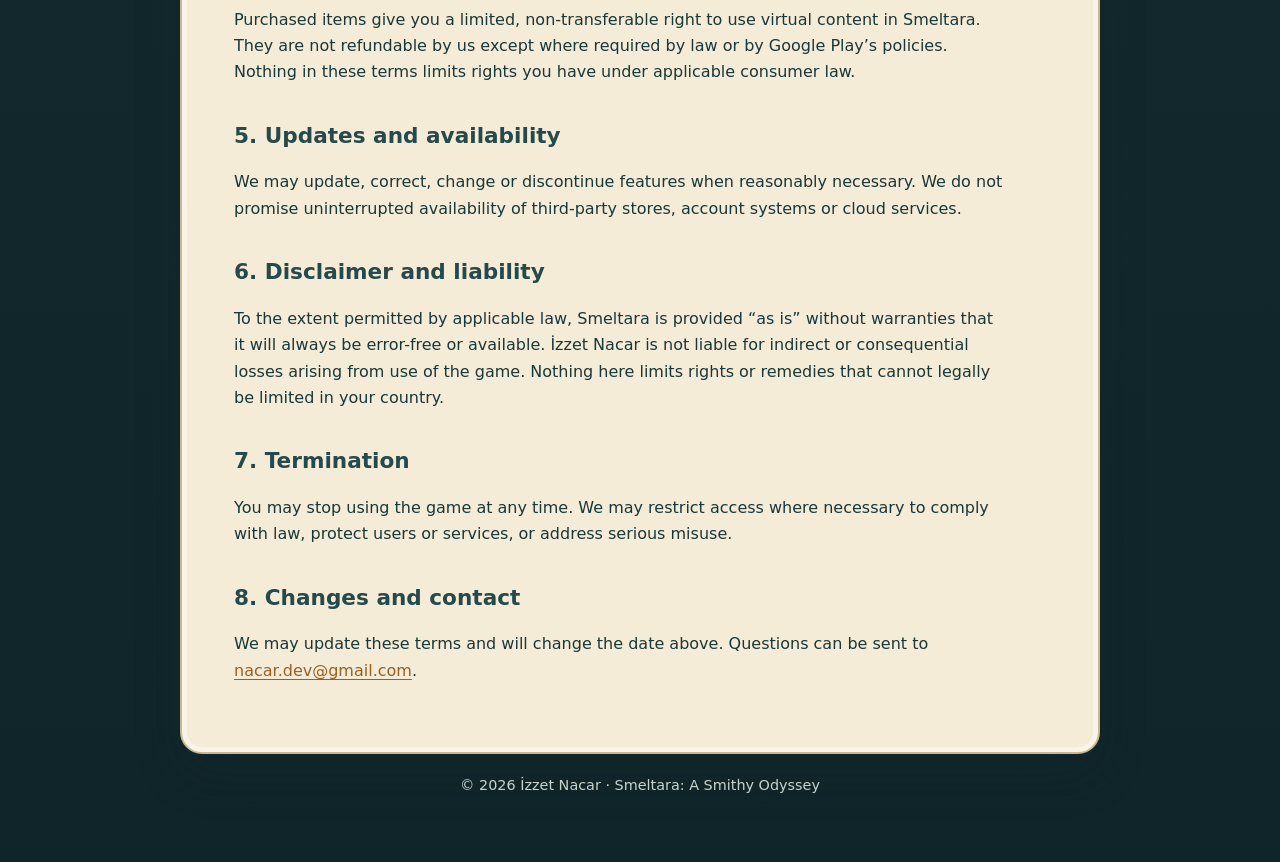
<file: terms/index.html>
<!doctype html>
<html lang="en">
<head>
  <meta charset="utf-8">
  <meta name="viewport" content="width=device-width, initial-scale=1">
  <meta name="description" content="Terms of Service for Smeltara: A Smithy Odyssey.">
  <title>Terms of Service — Smeltara</title>
  <link rel="stylesheet" href="../assets/site.css">
</head>
<body>
  <main class="shell">
    <header class="brand"><div class="brand-mark" aria-hidden="true">S</div><h1>SMELTARA</h1><p>A Smithy Odyssey</p></header>
    <nav class="nav" aria-label="Legal navigation"><a href="../">Home</a><a href="../privacy/">Privacy</a><a href="../support/">Support</a><a href="../delete-account/">Delete data</a></nav>
    <article class="paper">
      <h1>Terms of Service</h1>
      <p class="updated">Last updated: September 30, 2026</p>
      <p>These terms govern your use of <strong>Smeltara: A Smithy Odyssey</strong>, provided by İzzet Nacar.
        By using the game, you agree to these terms and the <a href="../privacy/">Privacy Policy</a>.</p>

      <h2>1. Personal, lawful use</h2>
      <p>We grant you a limited, revocable, non-exclusive and non-transferable right to install and
        play Smeltara for personal, lawful entertainment. You may not interfere with the service,
        distribute modified copies, bypass platform security or use the game to harm others.</p>

      <h2>2. Game progress and virtual items</h2>
      <p>Coins, gems, equipment, boosts and other game items, including items bought with real money,
        are virtual gameplay records. They have no cash value, cannot be exchanged for real money and
        cannot be transferred outside the game. Local progress, or cloud progress, may be affected by
        device failure, deletion, unsupported modification or service interruption.</p>

      <h2>3. Optional online services</h2>
      <p>Optional Cloud Save requires a Unity Player Account and internet access. Unity’s own
        terms also apply
        to its account and cloud services. You are responsible for protecting your sign-in method and
        for choosing the correct save when Smeltara displays a device/cloud comparison.</p>

      <p>Reward advertisements are optional and may be unavailable. A reward is granted only after
        the advertisement’s successful completion is confirmed and the game can save it.
        Interrupted, failed or unavailable advertisements do not guarantee a reward. You can
        continue playing when advertising is unavailable. This does not limit rights you have under
        applicable law.</p>

      <h2>4. In-app purchases</h2>
      <p>On Android you can buy optional gem packs and a permanent Profit ×2 boost through Google Play.
        In-app purchases are not yet available on iOS. The price is shown in the game and on Google
        Play’s purchase screen before you confirm. Google Play handles payment, billing and refund
        requests under the <a href="https://play.google.com/about/play-terms/">Google Play Terms of
        Service</a> and its refund policies.</p>
      <p>Buying requires the Unity Player Account used for Cloud Save. Purchases stay linked to that
        account and can be restored on another installation when you sign in with the same account.
        Purchased gems are added once Google Play confirms the payment and our purchase service verifies
        it. Gems earned in play are spent before purchased gems.</p>
      <p>If a purchase is refunded, cancelled or reversed, the items it delivered are removed. If
        purchased gems were already spent, the purchased-gem balance can fall below zero until later
        purchased gems cover it.</p>
      <p>Purchased items give you a limited, non-transferable right to use virtual content in Smeltara.
        They are not refundable by us except where required by law or by Google Play’s policies.
        Nothing in these terms limits rights you have under applicable consumer law.</p>

      <h2>5. Updates and availability</h2>
      <p>We may update, correct, change or discontinue features when reasonably necessary. We do not
        promise uninterrupted availability of third-party stores, account systems or cloud services.</p>

      <h2>6. Disclaimer and liability</h2>
      <p>To the extent permitted by applicable law, Smeltara is provided “as is” without warranties
        that it will always be error-free or available. İzzet Nacar is not liable for indirect or
        consequential losses arising from use of the game. Nothing here limits rights or remedies
        that cannot legally be limited in your country.</p>

      <h2>7. Termination</h2>
      <p>You may stop using the game at any time. We may restrict access where necessary to comply
        with law, protect users or services, or address serious misuse.</p>

      <h2>8. Changes and contact</h2>
      <p>We may update these terms and will change the date above. Questions can be sent to
        <a href="mailto:nacar.dev@gmail.com">nacar.dev@gmail.com</a>.</p>
    </article>
    <footer>© 2026 İzzet Nacar · Smeltara: A Smithy Odyssey</footer>
  </main>
</body>
</html>
</file>
<file: assets/site.css>
:root {
  color-scheme: light;
  --ink: #17383a;
  --muted: #5f6f6c;
  --paper: #f5ecd7;
  --paper-strong: #fffaf0;
  --steel: #263f45;
  --steel-light: #3d5d62;
  --amber: #d89635;
  --amber-bright: #f2b84b;
  --line: #c8b78f;
  --shadow: rgba(20, 42, 43, 0.18);
}

* { box-sizing: border-box; }

html { background: #152c30; }

body {
  margin: 0;
  color: var(--ink);
  background:
    radial-gradient(circle at 50% -15%, rgba(86, 132, 129, 0.38), transparent 38rem),
    linear-gradient(180deg, #203f43 0, #142b2f 32rem, #102529 100%);
  font-family: system-ui, -apple-system, BlinkMacSystemFont, "Segoe UI", sans-serif;
  line-height: 1.65;
}

a { color: #99601f; text-underline-offset: 0.18em; }
a:hover, a:focus-visible { color: #6b3f12; }

.shell {
  width: min(920px, calc(100% - 28px));
  margin: 0 auto;
  padding: 28px 0 64px;
}

.brand {
  color: #fff7df;
  text-align: center;
  padding: 28px 16px 24px;
}

.brand-mark {
  display: grid;
  place-items: center;
  width: 64px;
  height: 64px;
  margin: 0 auto 12px;
  border: 3px solid var(--amber-bright);
  border-radius: 18px;
  background: linear-gradient(145deg, var(--steel-light), var(--steel));
  box-shadow: 0 10px 24px rgba(0, 0, 0, 0.28), inset 0 0 0 3px rgba(255,255,255,0.06);
  font-size: 34px;
  font-weight: 900;
}

.brand h1 { margin: 0; font-size: clamp(2rem, 7vw, 3.25rem); letter-spacing: 0.035em; }
.brand p { margin: 2px 0 0; color: #d9e2d9; font-weight: 650; }

.nav {
  display: flex;
  flex-wrap: wrap;
  justify-content: center;
  gap: 8px;
  margin: 0 0 18px;
}

.nav a, .button {
  display: inline-flex;
  align-items: center;
  justify-content: center;
  min-height: 44px;
  padding: 9px 16px;
  border: 1px solid rgba(255,255,255,0.18);
  border-radius: 999px;
  color: #fff8e8;
  background: rgba(255,255,255,0.08);
  font-weight: 750;
  text-decoration: none;
}

.nav a:hover, .nav a:focus-visible { background: rgba(255,255,255,0.16); color: white; }

.paper {
  padding: clamp(24px, 5vw, 52px);
  border: 2px solid var(--line);
  border-radius: 22px;
  background: var(--paper);
  box-shadow: 0 20px 48px var(--shadow), inset 0 0 0 5px rgba(255,255,255,0.38);
}

.paper h1 { margin: 0 0 4px; font-size: clamp(1.8rem, 5vw, 2.6rem); line-height: 1.15; }
.paper h2 { margin: 2rem 0 0.55rem; font-size: 1.35rem; color: #244a4c; }
.paper h3 { margin: 1.4rem 0 0.4rem; font-size: 1.05rem; }
.paper p, .paper li { max-width: 76ch; }
.paper ul, .paper ol { padding-left: 1.35rem; }
.paper li + li { margin-top: 0.4rem; }
.updated { color: var(--muted); margin: 0 0 1.8rem; }
.callout {
  margin: 1.5rem 0;
  padding: 16px 18px;
  border-left: 5px solid var(--amber);
  border-radius: 10px;
  background: var(--paper-strong);
}

.button {
  border-color: #8a591e;
  color: #1d3434;
  background: linear-gradient(#f3bd59, #d99531);
  box-shadow: 0 4px 0 #85531a;
}
.button:hover, .button:focus-visible { color: #102527; filter: brightness(1.06); }

.cards {
  display: grid;
  grid-template-columns: repeat(auto-fit, minmax(220px, 1fr));
  gap: 14px;
  margin-top: 20px;
}
.card {
  padding: 18px;
  border: 1px solid var(--line);
  border-radius: 14px;
  background: rgba(255,255,255,0.38);
}
.card h2 { margin-top: 0; }

footer { color: #c7d4ce; text-align: center; padding: 20px 8px 0; font-size: 0.9rem; }
footer a { color: #f0c36a; }

code { word-break: break-word; }

@media (max-width: 520px) {
  .shell { width: min(100% - 16px, 920px); padding-top: 12px; }
  .brand { padding-top: 20px; }
  .paper { border-radius: 16px; }
}
</file>
